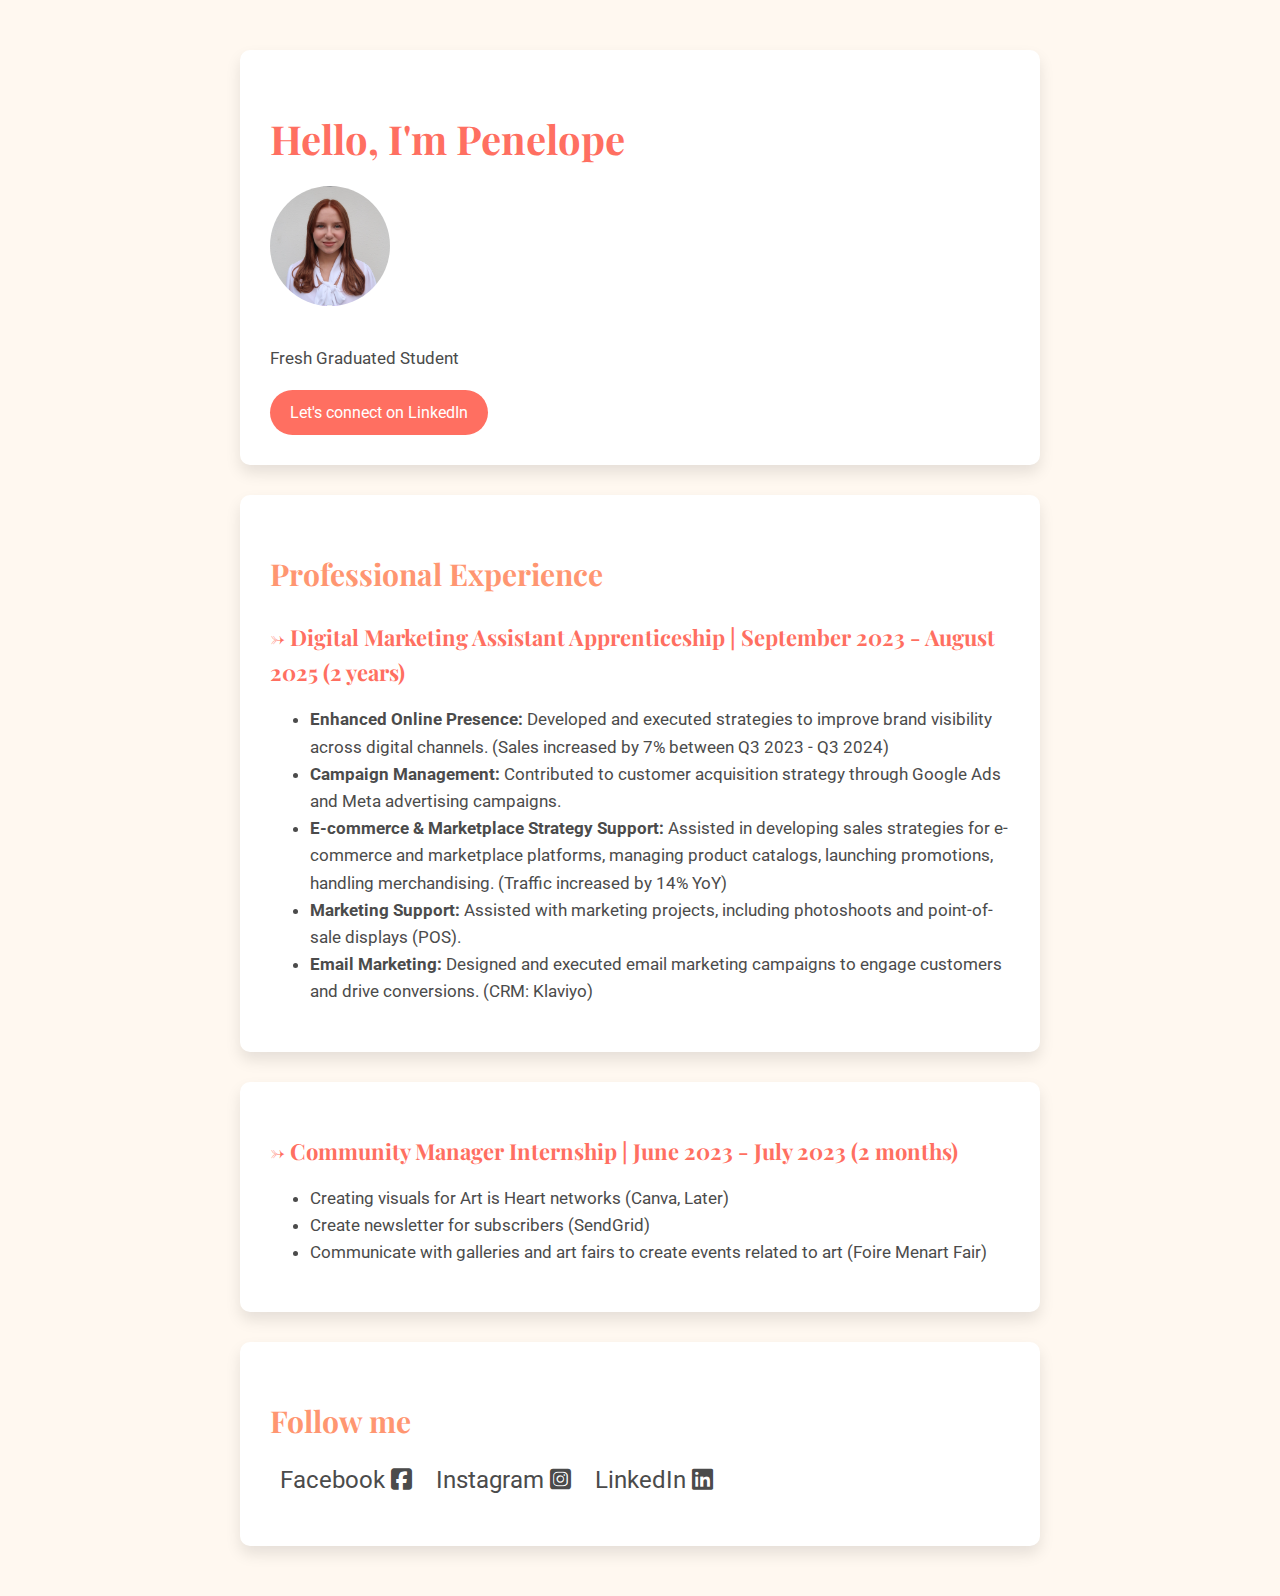
<file: index.html>
<!DOCTYPE html>
<html>

<head>
   <title>Penelope Martinot's Profile</title>
   <meta name="description" content="This is the profile of Pénélope">
   <meta charset="utf-8">
   <link rel="stylesheet" type="text/css" href="style.css">
   <!-- FontAwesome pour les icônes -->
   <link rel="stylesheet" href="https://cdnjs.cloudflare.com/ajax/libs/font-awesome/6.5.1/css/all.min.css">
</head>

<body>
  <div class="container">
    <div class="card-white" id="introduction">
      <h1>Hello, I'm Penelope</h1>
      <img src="photoprofil.png" class="img-circle img-bordered" width="100px">
      <p>Fresh Graduated Student</p>
      <a href="https://www.linkedin.com/in/p%C3%A9n%C3%A9lope-martinot" class="btn-blue">Let's connect on LinkedIn</a>
    </div>

    <div class="card-white" id="experience">
      <h2>Professional Experience</h2>
      
      <h3>→ Digital Marketing Assistant Apprenticeship | September 2023 - August 2025 (2 years)</h3>
      <ul>
        <li><strong>Enhanced Online Presence:</strong> Developed and executed strategies to improve brand visibility across digital channels. (Sales increased by 7% between Q3 2023 - Q3 2024)</li>
        <li><strong>Campaign Management:</strong> Contributed to customer acquisition strategy through Google Ads and Meta advertising campaigns.</li>
        <li><strong>E-commerce & Marketplace Strategy Support:</strong> Assisted in developing sales strategies for e-commerce and marketplace platforms, managing product catalogs, launching promotions, handling merchandising. (Traffic increased by 14% YoY)</li>
        <li><strong>Marketing Support:</strong> Assisted with marketing projects, including photoshoots and point-of-sale displays (POS).</li>
        <li><strong>Email Marketing:</strong> Designed and executed email marketing campaigns to engage customers and drive conversions. (CRM: Klaviyo)</li>
      </ul>
    </div>

    <div class="card-white">
      <h3>→ Community Manager Internship | June 2023 - July 2023 (2 months)</h3>
      <ul>
        <li>Creating visuals for Art is Heart networks (Canva, Later)</li>
        <li>Create newsletter for subscribers (SendGrid)</li>
        <li>Communicate with galleries and art fairs to create events related to art (Foire Menart Fair)</li>
      </ul>
    </div>

    <div class="card-white">
      <h2>Follow me</h2>
      <ul class="list-inline">
        <li>
          <a href="#">Facebook <i class="fab fa-facebook-square"></i></a>
        </li>
        <li>
          <a href="#">Instagram <i class="fab fa-instagram-square"></i></a>
        </li>
        <li>
          <a href="https://www.linkedin.com/in/p%C3%A9n%C3%A9lope-martinot">LinkedIn <i class="fab fa-linkedin"></i></a>
        </li>
      </ul>
    </div>
  </div>
</body>

</html>
</file>
<file: style.css>
/* === Import de Google Fonts === */
@import url('https://fonts.googleapis.com/css2?family=Roboto:wght@400;500;700&family=Playfair+Display:wght@400;700&display=swap');

/* === Base Styles === */
body {
    font-family: 'Roboto', sans-serif;
    background-color: #fff8f0;
    color: #3e3e3e;
    line-height: 1.6;
    margin: 0;
    padding: 0;
}

h1, h2, h3 {
    font-family: 'Playfair Display', serif;
    margin-bottom: 15px;
}

h1 {
    font-size: 40px;
    color: #ff6f61;
}

h2 {
    font-size: 30px;
    color: #ff9671;
}

h3 {
    font-size: 22px;
    color: #ff6f61;
}

p, li {
    font-size: 17px;
    color: #4b4b4b;
}

a {
    color: #ff6f61;
    text-decoration: none;
    transition: color 0.3s ease;
}

a:hover {
    color: #ff9671;
}

/* === Container === */
.container {
    width: 80%;
    max-width: 800px;
    margin: 50px auto;
}

/* === Card design === */
.card-white {
    background: #ffffff;
    padding: 30px;
    border-radius: 10px;
    box-shadow: 0 8px 15px rgba(0,0,0,0.1);
    margin-bottom: 30px;
    transition: transform 0.3s;
}

.card-white:hover {
    transform: translateY(-5px);
}

/* === Button === */
.btn-blue {
    background-color: #ff6f61;
    color: white;
    padding: 10px 20px;
    border-radius: 25px;
    display: inline-block;
    transition: background-color 0.3s;
}

.btn-blue:hover {
    background-color: #e85a50;
}

/* === Image styling === */
.img-circle {
    border-radius: 50%;
    width: 120px;
    height: 120px;
    object-fit: cover;
    margin-bottom: 15px;
}

/* === List inline === */
.list-inline {
    list-style: none;
    padding: 0;
}

.list-inline li {
    display: inline-block;
    margin: 0 10px;
}

.list-inline a {
    font-size: 24px;
    color: #4b4b4b;
    transition: color 0.3s;
}

.list-inline a:hover {
    color: #ff6f61;
}

/* === Animations simples === */
@keyframes fadeIn {
    from { opacity: 0; }
    to { opacity: 1; }
}

.card-white, .container {
    animation: fadeIn 1s ease;
}

/* === Responsive Design === */
@media (max-width: 768px) {
    .container {
        width: 95%;
    }

    h1 {
        font-size: 32px;
    }

    h2 {
        font-size: 24px;
    }
}
</file>
